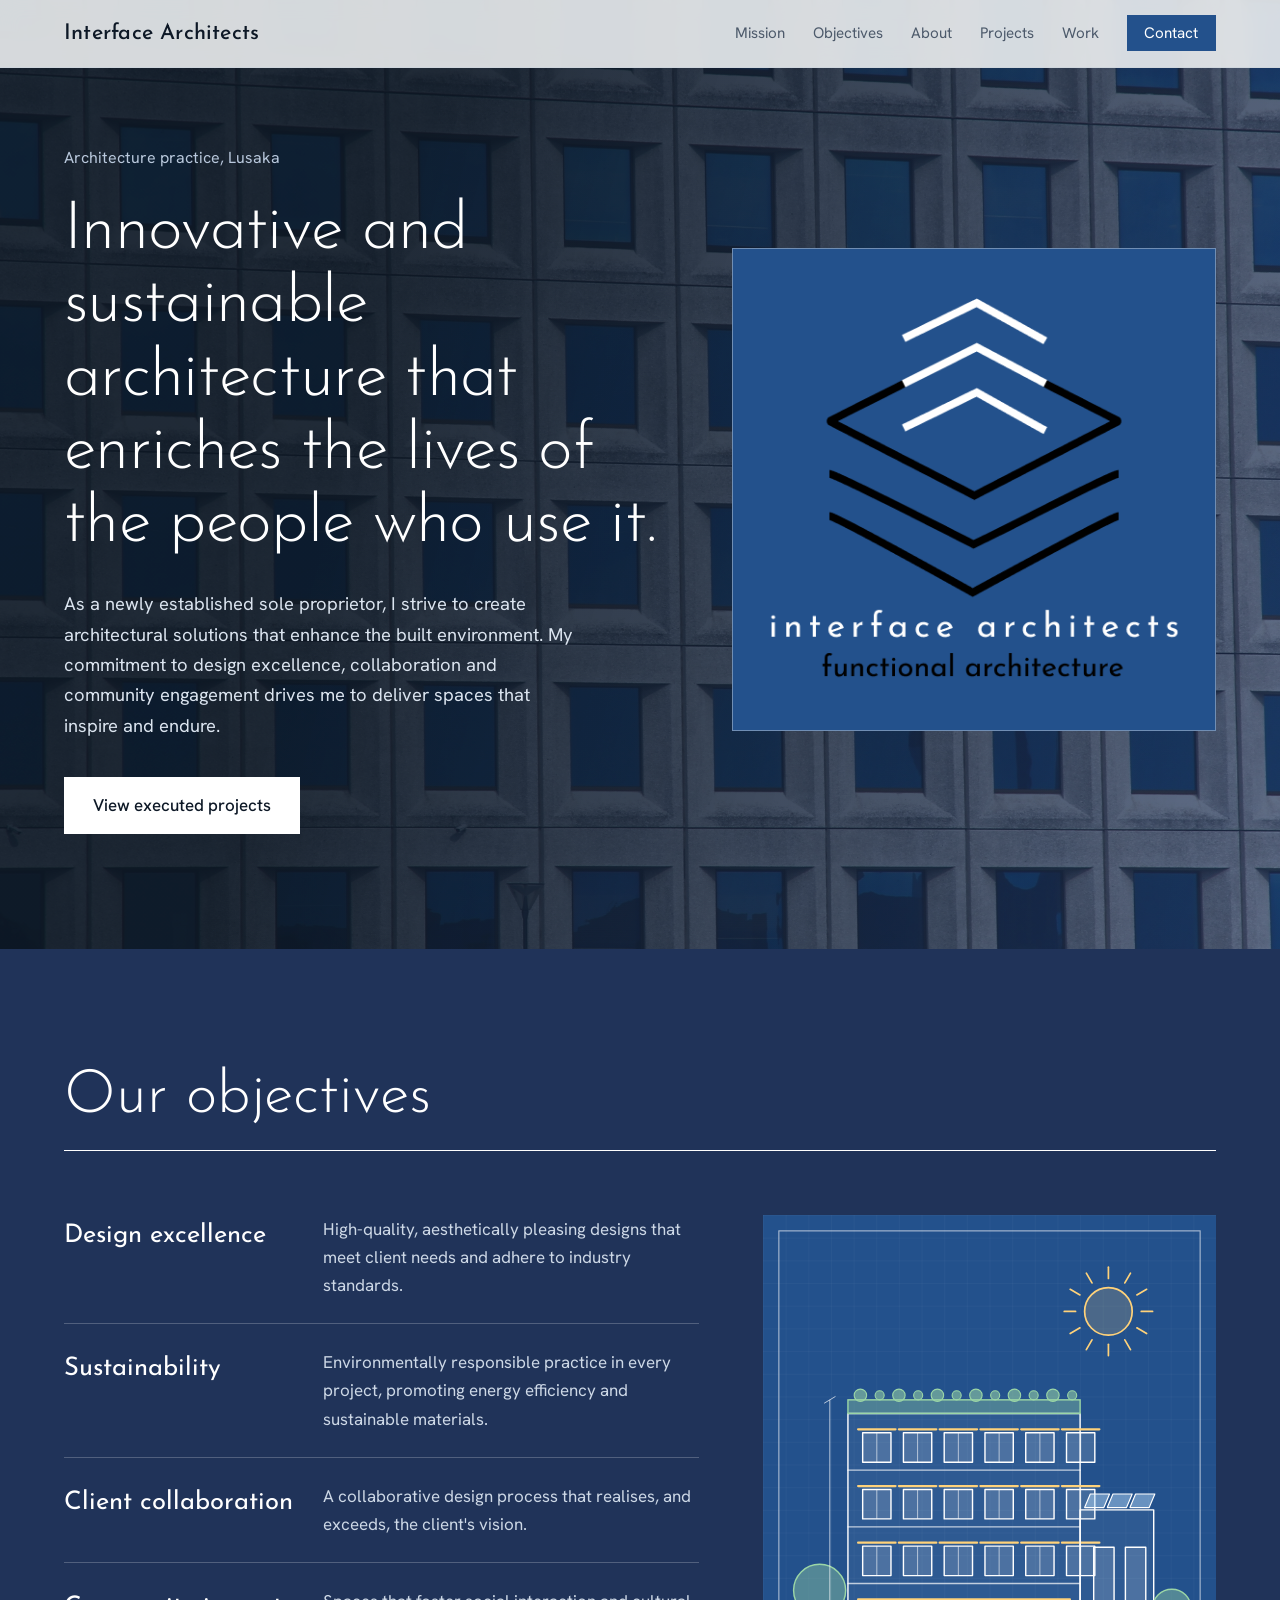
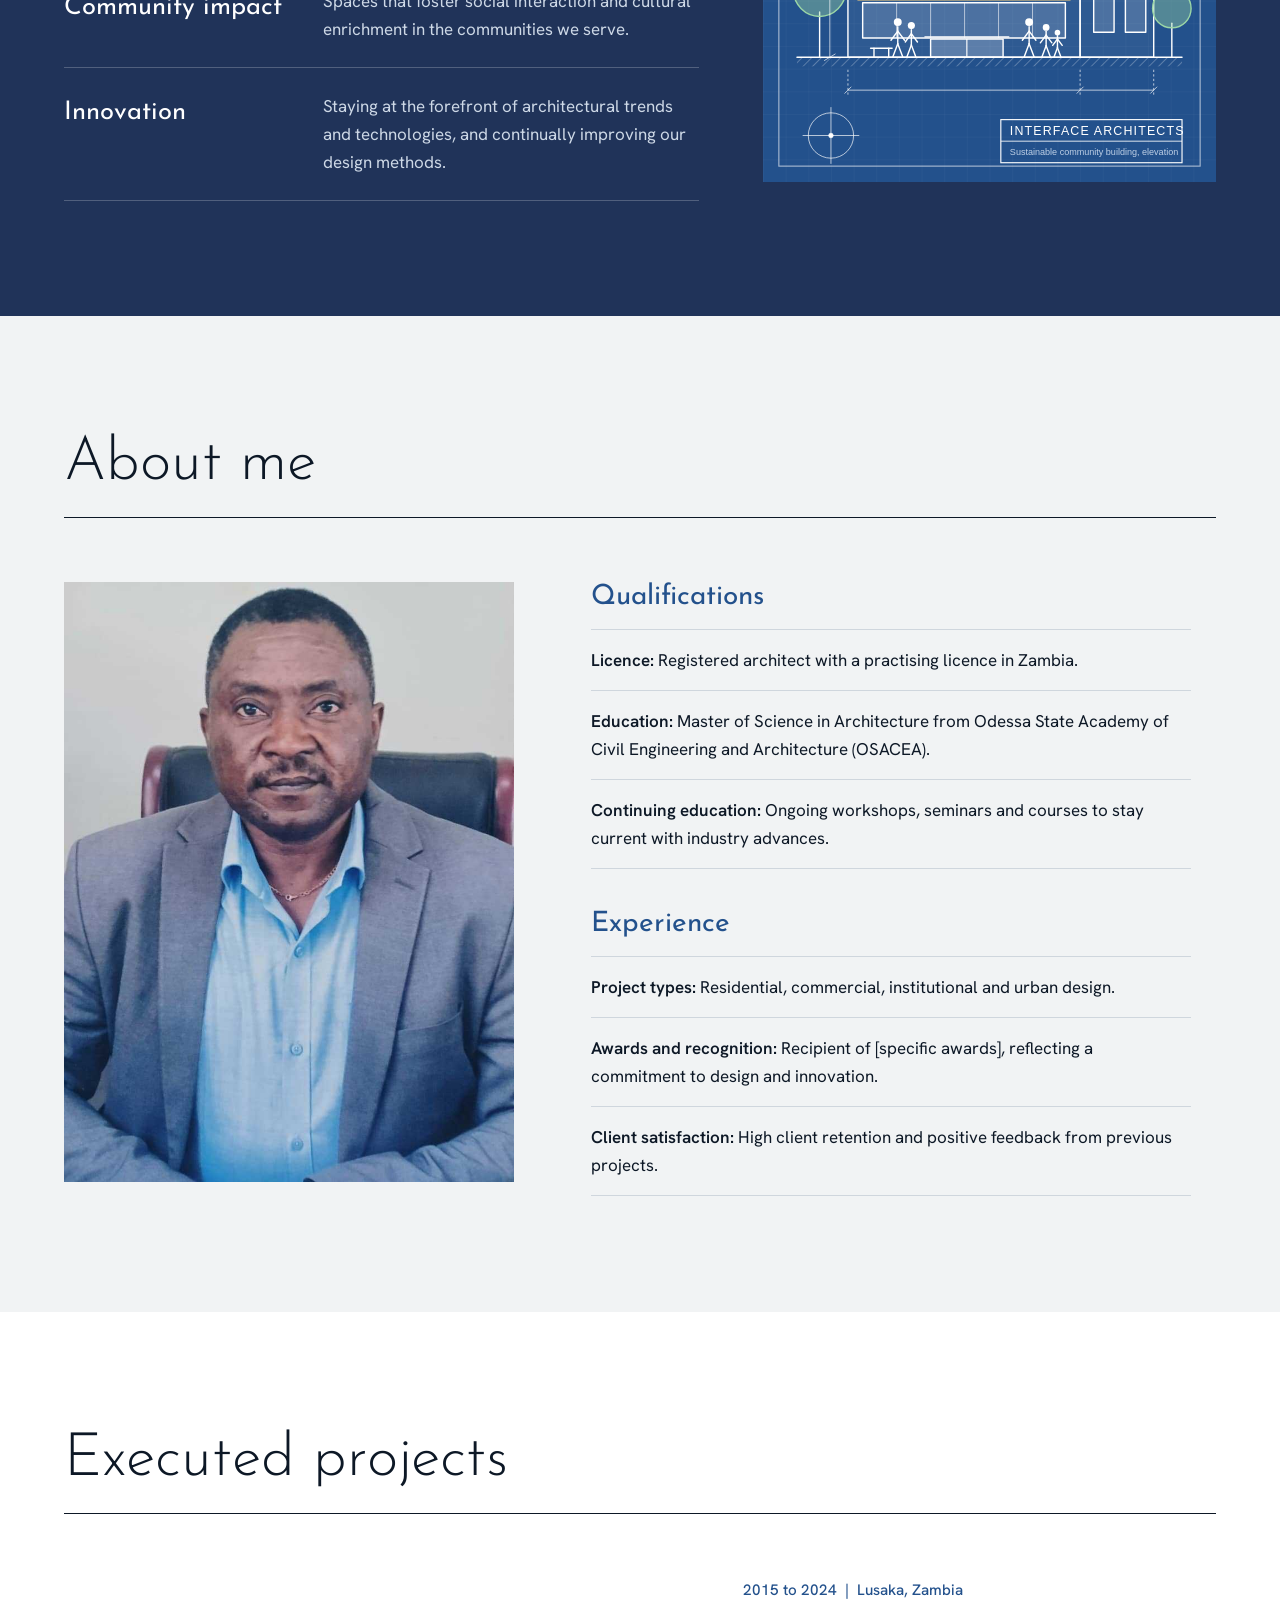
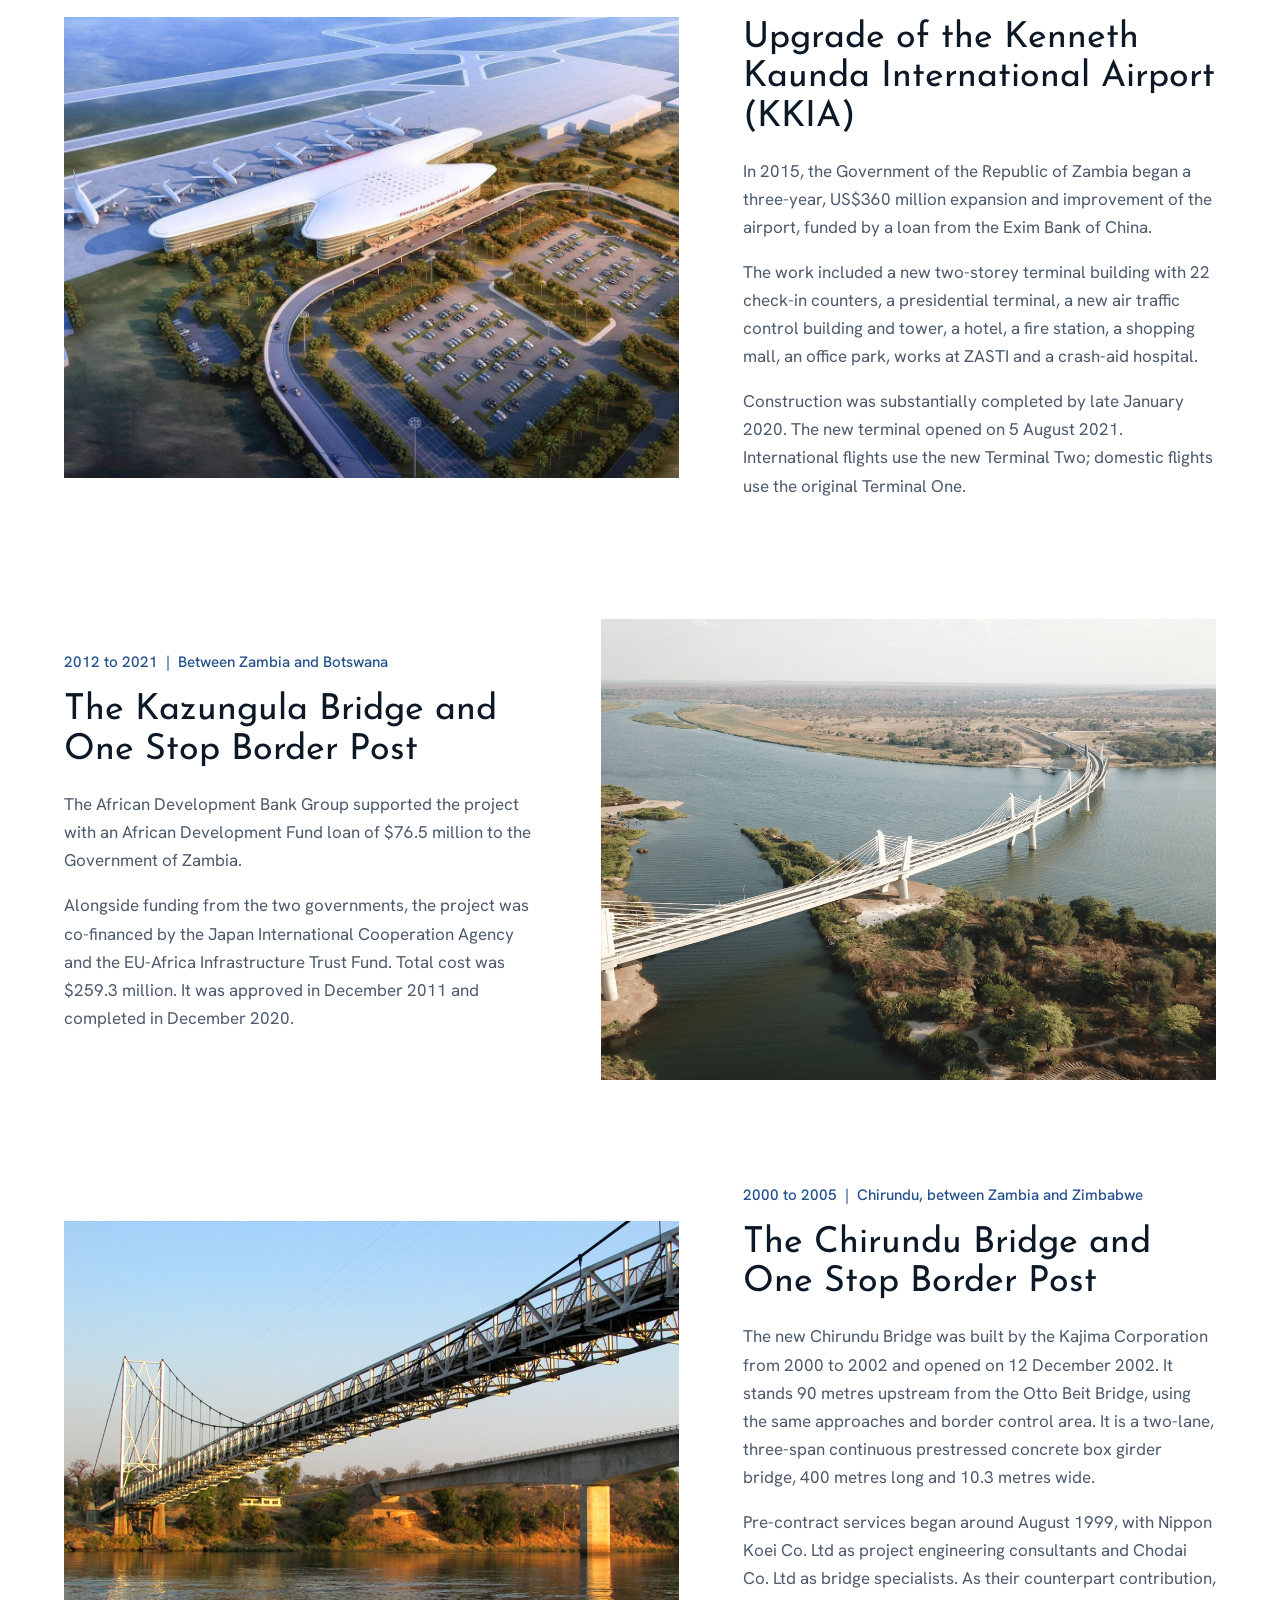
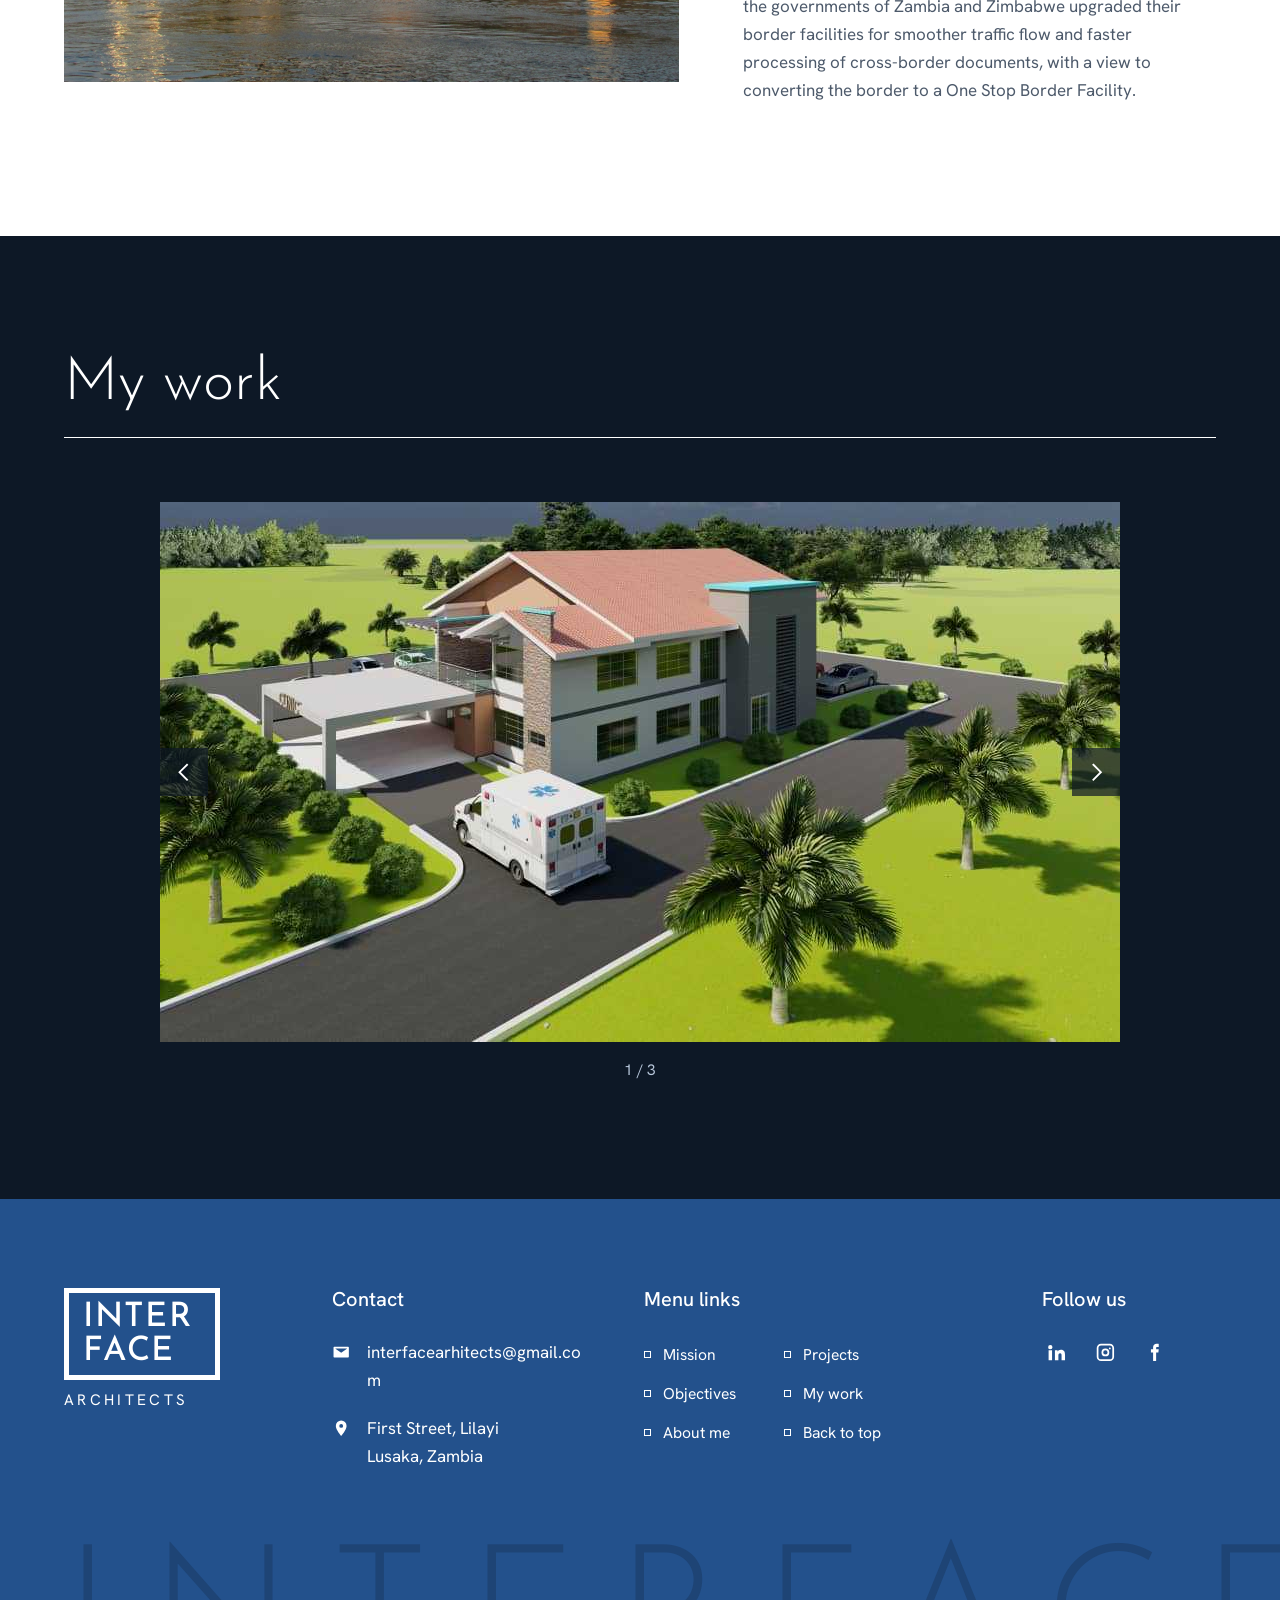
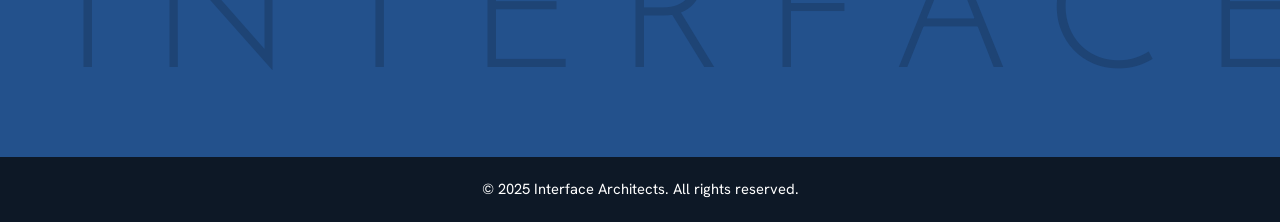
<file: Interface_Architects.html>
<!DOCTYPE html>
<html lang="en">
<head>
    <meta charset="utf-8">
    <meta name="viewport" content="width=device-width, initial-scale=1">
    <title>Interface Architects | Architect, Lusaka, Zambia</title>
    <meta name="description" content="Interface Architects is the practice of a registered architect in Lusaka, Zambia, designing residential, commercial, institutional and urban projects.">
    <link rel="preconnect" href="https://fonts.googleapis.com">
    <link rel="preconnect" href="https://fonts.gstatic.com" crossorigin>
    <link rel="stylesheet" href="https://fonts.googleapis.com/css2?family=Hanken+Grotesk:wght@300;400;500;600&display=swap">
    <link rel="stylesheet" href="./Style.css">
</head>
<body>

    <!-- Header -->
    <header class="site-header">
        <a class="brand" href="#top">Interface Architects</a>
        <nav aria-label="Main">
            <ul class="nav-list">
                <li><a href="#mission">Mission</a></li>
                <li><a href="#objectives">Objectives</a></li>
                <li><a href="#about">About</a></li>
                <li><a href="#projects">Projects</a></li>
                <li><a href="#work">Work</a></li>
                <li><a href="#contact" class="nav-cta">Contact</a></li>
            </ul>
        </nav>
    </header>

    <main id="top">

        <!-- Mission -->
        <section id="mission" class="hero">
            <div class="hero-text">
                <p class="hero-kicker">Architecture practice, Lusaka</p>
                <h1>Innovative and sustainable architecture that enriches the lives of the people who use it.</h1>
                <p class="hero-body">As a newly established sole proprietor, I strive to create architectural solutions that enhance the built environment. My commitment to design excellence, collaboration and community engagement drives me to deliver spaces that inspire and endure.</p>
                <a class="button" href="#projects">View executed projects</a>
            </div>
            <div class="hero-image">
                <img src="InAr.png" alt="Interface Architects emblem">
            </div>
        </section>

        <!-- Objectives -->
        <section id="objectives" class="objectives">
            <div class="section-head">
                <h2>Our objectives</h2>
            </div>
            <div class="objectives-grid">
                <dl class="objective-list">
                    <div class="objective">
                        <dt>Design excellence</dt>
                        <dd>High-quality, aesthetically pleasing designs that meet client needs and adhere to industry standards.</dd>
                    </div>
                    <div class="objective">
                        <dt>Sustainability</dt>
                        <dd>Environmentally responsible practice in every project, promoting energy efficiency and sustainable materials.</dd>
                    </div>
                    <div class="objective">
                        <dt>Client collaboration</dt>
                        <dd>A collaborative design process that realises, and exceeds, the client's vision.</dd>
                    </div>
                    <div class="objective">
                        <dt>Community impact</dt>
                        <dd>Spaces that foster social interaction and cultural enrichment in the communities we serve.</dd>
                    </div>
                    <div class="objective">
                        <dt>Innovation</dt>
                        <dd>Staying at the forefront of architectural trends and technologies, and continually improving our design methods.</dd>
                    </div>
                </dl>
                <figure class="objectives-figure">
                    <img src="Objectives.svg" alt="Architectural elevation of a sustainable building with a green roof, solar panels, sun shading and a public plaza" loading="lazy">
                </figure>
            </div>
        </section>

        <!-- About -->
        <section id="about" class="about">
            <div class="section-head">
                <h2>About me</h2>
            </div>
            <div class="about-grid">
                <figure class="about-figure">
                    <img src="Me.jpg" alt="Portrait of the architect" loading="lazy">
                </figure>
                <div class="about-text">
                    <h3>Qualifications</h3>
                    <ul>
                        <li><b>Licence:</b> Registered architect with a practising licence in Zambia.</li>
                        <li><b>Education:</b> Master of Science in Architecture from Odessa State Academy of Civil Engineering and Architecture (OSACEA).</li>
                        <li><b>Continuing education:</b> Ongoing workshops, seminars and courses to stay current with industry advances.</li>
                    </ul>
                    <h3>Experience</h3>
                    <ul>
                        <li><b>Project types:</b> Residential, commercial, institutional and urban design.</li>
                        <li><b>Awards and recognition:</b> Recipient of [specific awards], reflecting a commitment to design and innovation.</li>
                        <li><b>Client satisfaction:</b> High client retention and positive feedback from previous projects.</li>
                    </ul>
                </div>
            </div>
        </section>

        <!-- Projects -->
        <section id="projects" class="projects">
            <div class="section-head">
                <h2>Executed projects</h2>
            </div>

            <article class="project">
                <figure class="project-image">
                    <img src="KKIA.jpg" alt="Kenneth Kaunda International Airport, Lusaka" loading="lazy">
                </figure>
                <div class="project-text">
                    <p class="project-meta">2015 to 2024 &nbsp;|&nbsp; Lusaka, Zambia</p>
                    <h3>Upgrade of the Kenneth Kaunda International Airport (KKIA)</h3>
                    <p>In 2015, the Government of the Republic of Zambia began a three-year, US$360 million expansion and improvement of the airport, funded by a loan from the Exim Bank of China.</p>
                    <p>The work included a new two-storey terminal building with 22 check-in counters, a presidential terminal, a new air traffic control building and tower, a hotel, a fire station, a shopping mall, an office park, works at ZASTI and a crash-aid hospital.</p>
                    <p>Construction was substantially completed by late January 2020. The new terminal opened on 5 August 2021. International flights use the new Terminal Two; domestic flights use the original Terminal One.</p>
                </div>
            </article>

            <article class="project project-reverse">
                <figure class="project-image">
                    <img src="Kazungula bridge.png" alt="Kazungula Bridge" loading="lazy">
                </figure>
                <div class="project-text">
                    <p class="project-meta">2012 to 2021 &nbsp;|&nbsp; Between Zambia and Botswana</p>
                    <h3>The Kazungula Bridge and One Stop Border Post</h3>
                    <p>The African Development Bank Group supported the project with an African Development Fund loan of $76.5 million to the Government of Zambia.</p>
                    <p>Alongside funding from the two governments, the project was co-financed by the Japan International Cooperation Agency and the EU-Africa Infrastructure Trust Fund. Total cost was $259.3 million. It was approved in December 2011 and completed in December 2020.</p>
                </div>
            </article>

            <article class="project">
                <figure class="project-image">
                    <img src="Chirundu Bridge.jpg" alt="Chirundu Bridge" loading="lazy">
                </figure>
                <div class="project-text">
                    <p class="project-meta">2000 to 2005 &nbsp;|&nbsp; Chirundu, between Zambia and Zimbabwe</p>
                    <h3>The Chirundu Bridge and One Stop Border Post</h3>
                    <p>The new Chirundu Bridge was built by the Kajima Corporation from 2000 to 2002 and opened on 12 December 2002. It stands 90 metres upstream from the Otto Beit Bridge, using the same approaches and border control area. It is a two-lane, three-span continuous prestressed concrete box girder bridge, 400 metres long and 10.3 metres wide.</p>
                    <p>Pre-contract services began around August 1999, with Nippon Koei Co. Ltd as project engineering consultants and Chodai Co. Ltd as bridge specialists. As their counterpart contribution, the governments of Zambia and Zimbabwe upgraded their border facilities for smoother traffic flow and faster processing of cross-border documents, with a view to converting the border to a One Stop Border Facility.</p>
                </div>
            </article>
        </section>

        <!-- Work -->
        <section id="work" class="work">
            <div class="section-head">
                <h2>My work</h2>
            </div>
            <div class="carousel" role="region" aria-roledescription="carousel" aria-label="My work">
                <div class="carousel-frame">
                    <div class="carousel-track" id="carouselTrack">
                        <figure class="slide" aria-label="1 of 3"><img src="1.jpg" alt="Project image 1"></figure>
                        <figure class="slide" aria-label="2 of 3"><img src="2.jpg" alt="Project image 2" loading="lazy"></figure>
                        <figure class="slide" aria-label="3 of 3"><img src="3.jpg" alt="Project image 3" loading="lazy"></figure>
                    </div>
                    <button class="carousel-btn prev" type="button" aria-label="Previous image">
                        <svg viewBox="0 0 24 24" aria-hidden="true"><path d="M15 4l-8 8 8 8" /></svg>
                    </button>
                    <button class="carousel-btn next" type="button" aria-label="Next image">
                        <svg viewBox="0 0 24 24" aria-hidden="true"><path d="M9 4l8 8-8 8" /></svg>
                    </button>
                </div>
                <p class="carousel-count" aria-live="polite"><span id="carouselCurrent">1</span> / 3</p>
            </div>
        </section>
    </main>

    <!-- Footer -->
    <footer id="contact" class="site-footer">
        <div class="footer-main">

            <div class="footer-col footer-brand">
                <div class="logo-mark" aria-label="Interface Architects">
                    <span class="logo-box">INTER<br>FACE</span>
                    <span class="logo-sub">Architects</span>
                </div>
            </div>

            <div class="footer-col">
                <h2>Contact</h2>
                <ul class="contact-list">
                    <li>
                        <svg viewBox="0 0 24 24" aria-hidden="true"><path d="M3 5h18a1 1 0 011 1v12a1 1 0 01-1 1H3a1 1 0 01-1-1V6a1 1 0 011-1zm1.5 2.2v.3L12 12.7l7.5-5.2v-.3h-15z"/></svg>
                        <a href="mailto:interfacearhitects@gmail.com">interfacearhitects@gmail.com</a>
                    </li>
                    <li>
                        <svg viewBox="0 0 24 24" aria-hidden="true"><path d="M12 2a7 7 0 00-7 7c0 5 7 13 7 13s7-8 7-13a7 7 0 00-7-7zm0 9.5A2.5 2.5 0 1112 6.5a2.5 2.5 0 010 5z"/></svg>
                        <address>First Street, Lilayi<br>Lusaka, Zambia</address>
                    </li>
                </ul>
            </div>

            <div class="footer-col">
                <h2>Menu links</h2>
                <ul class="menu-links">
                    <li><a href="#mission">Mission</a></li>
                    <li><a href="#objectives">Objectives</a></li>
                    <li><a href="#about">About me</a></li>
                    <li><a href="#projects">Projects</a></li>
                    <li><a href="#work">My work</a></li>
                    <li><a href="#top">Back to top</a></li>
                </ul>
            </div>

            <div class="footer-col">
                <h2>Follow us</h2>
                <ul class="social">
                    <li><a href="#" aria-label="LinkedIn"><svg viewBox="0 0 24 24"><path d="M4.98 3.5a2.5 2.5 0 11-.02 5 2.5 2.5 0 01.02-5zM3 9.5h4V21H3V9.5zm6.5 0h3.8v1.6h.06c.53-1 1.84-2.06 3.8-2.06 4.06 0 4.8 2.67 4.8 6.14V21h-4v-5.1c0-1.22-.02-2.78-1.7-2.78-1.7 0-1.96 1.32-1.96 2.69V21h-4V9.5z"/></svg></a></li>
                    <li><a href="#" aria-label="Instagram"><svg viewBox="0 0 24 24"><path d="M7 2h10a5 5 0 015 5v10a5 5 0 01-5 5H7a5 5 0 01-5-5V7a5 5 0 015-5zm0 2a3 3 0 00-3 3v10a3 3 0 003 3h10a3 3 0 003-3V7a3 3 0 00-3-3H7zm5 3.5a4.5 4.5 0 110 9 4.5 4.5 0 010-9zm0 2a2.5 2.5 0 100 5 2.5 2.5 0 000-5zm5.1-3.2a1.1 1.1 0 110 2.2 1.1 1.1 0 010-2.2z"/></svg></a></li>
                    <li><a href="#" aria-label="Facebook"><svg viewBox="0 0 24 24"><path d="M14 8.5V6.9c0-.8.2-1.2 1.3-1.2H17V2.2C16.7 2.1 15.7 2 14.6 2 12.2 2 10.5 3.5 10.5 6.2v2.3H8V12h2.5v10H14V12h2.6l.4-3.5H14z"/></svg></a></li>
                </ul>
            </div>
        </div>

        <p class="footer-watermark" aria-hidden="true">INTERFACE</p>

        <div class="footer-bar">
            <p>&copy; 2025 Interface Architects. All rights reserved.</p>
        </div>
    </footer>

    <script>
        (function () {
            var track = document.getElementById('carouselTrack');
            var current = document.getElementById('carouselCurrent');
            var prev = document.querySelector('.carousel-btn.prev');
            var next = document.querySelector('.carousel-btn.next');
            if (!track) return;
            var slides = track.children.length;

            function index() { return Math.round(track.scrollLeft / track.clientWidth); }
            function go(i) {
                i = (i + slides) % slides;
                track.scrollTo({ left: i * track.clientWidth, behavior: 'smooth' });
            }
            prev.addEventListener('click', function () { go(index() - 1); });
            next.addEventListener('click', function () { go(index() + 1); });
            track.addEventListener('scroll', function () { current.textContent = index() + 1; });
            track.addEventListener('keydown', function (e) {
                if (e.key === 'ArrowLeft') go(index() - 1);
                if (e.key === 'ArrowRight') go(index() + 1);
            });
        })();
    </script>
</body>
</html>
</file>
<file: Style.css>
/* ---------- Tokens ---------- */
@font-face {
    font-family: "JosefinSans";
    src: url(JosefinSans-VariableFont_wght.ttf);
    font-weight: 100 700;
    font-display: swap;
}

:root {
    --paper: #f1f3f4;      /* cool concrete white */
    --white: #ffffff;
    --ink: #0d1826;        /* deep navy, replaces black */
    --muted: #4d5a6b;
    --blueprint: #23518c;  /* brand blue */
    --navy: #203359;
    --line: #cfd6dd;

    --display: "JosefinSans", "Josefin Sans", "Century Gothic", sans-serif;
    --text: "Hanken Grotesk", "Helvetica Neue", Arial, sans-serif;

    --gutter: clamp(1.25rem, 5vw, 4.5rem);
    --header-h: 4.25rem;
}

*, *::before, *::after { box-sizing: border-box; }

html {
    scroll-behavior: smooth;
    scroll-padding-top: var(--header-h);
    background: var(--paper);
}

body {
    margin: 0;
    font-family: var(--text);
    font-size: 1.0625rem;
    line-height: 1.65;
    color: var(--ink);
    background: var(--paper);
    -webkit-font-smoothing: antialiased;
}

img { display: block; max-width: 100%; height: auto; }
figure { margin: 0; }
h1, h2, h3 { font-family: var(--display); font-weight: 300; line-height: 1.1; margin: 0; }
p { margin: 0 0 1em; }
a { color: inherit; }

:focus-visible {
    outline: 2px solid var(--blueprint);
    outline-offset: 3px;
}

/* ---------- Header ---------- */
.site-header {
    position: fixed;
    inset: 0 0 auto 0;
    z-index: 10;
    height: var(--header-h);
    padding: 0 var(--gutter);
    display: flex;
    align-items: center;
    justify-content: space-between;
    gap: 1.5rem;
    background: rgba(241, 243, 244, 0.88);
    backdrop-filter: blur(10px);
    -webkit-backdrop-filter: blur(10px);
    border-bottom: 1px solid var(--line);
}

.brand {
    font-family: var(--display);
    font-size: 1.35rem;
    font-weight: 500;
    letter-spacing: 0.01em;
    text-decoration: none;
    white-space: nowrap;
}

.nav-list {
    display: flex;
    align-items: center;
    gap: 1.75rem;
    margin: 0;
    padding: 0;
    list-style: none;
    font-size: 0.95rem;
}

.nav-list a {
    text-decoration: none;
    color: var(--muted);
    padding: 0.25rem 0;
    border-bottom: 1px solid transparent;
    transition: color 0.2s, border-color 0.2s;
}
.nav-list a:hover { color: var(--ink); border-color: var(--ink); }

.nav-list .nav-cta {
    color: var(--white);
    background: var(--blueprint);
    padding: 0.5rem 1.1rem;
    border: 0;
    transition: background 0.2s;
}
.nav-list .nav-cta:hover { background: var(--navy); color: var(--white); }

/* ---------- Section scaffolding ---------- */
section { padding: clamp(4rem, 9vw, 8rem) var(--gutter); }

.section-head {
    display: flex;
    align-items: baseline;
    gap: 2rem;
    padding-bottom: 1.25rem;
    margin-bottom: clamp(2rem, 5vw, 4rem);
    border-bottom: 1px solid currentColor;
}
.section-head h2 {
    font-size: clamp(2.25rem, 5vw, 3.75rem);
}

/* ---------- Hero / Mission ---------- */
.hero {
    position: relative;
    min-height: 100svh;
    padding-top: calc(var(--header-h) + clamp(2.5rem, 6vw, 5rem));
    display: grid;
    grid-template-columns: minmax(0, 1.25fr) minmax(0, 1fr);
    gap: clamp(2rem, 5vw, 5rem);
    align-items: center;
    color: var(--white);
    background:
        linear-gradient(105deg, rgba(13, 24, 38, 0.92) 30%, rgba(32, 51, 89, 0.7) 100%),
        url(sabrina-wendl-tOWnqkX27l0-unsplash.jpg) center / cover no-repeat,
        var(--navy);
}

.hero-kicker {
    font-size: 1rem;
    color: #b9c8dc;
    margin-bottom: 1.5rem;
}

.hero h1 {
    font-size: clamp(2.25rem, 5.2vw, 4.5rem);
    font-weight: 300;
    letter-spacing: -0.01em;
    max-width: 18ch;
    margin-bottom: 1.75rem;
}

.hero-body {
    max-width: 52ch;
    font-size: 1.15rem;
    color: #dbe4ef;
    margin-bottom: 2.25rem;
}

.button {
    display: inline-block;
    padding: 0.9rem 1.8rem;
    background: var(--white);
    color: var(--ink);
    text-decoration: none;
    font-weight: 500;
    transition: background 0.2s, color 0.2s;
}
.button:hover { background: var(--blueprint); color: var(--white); }

.hero-image img {
    width: 100%;
    max-width: 34rem;
    margin-left: auto;
    aspect-ratio: 1;
    object-fit: cover;
    background: var(--blueprint);
    border: 1px solid rgba(255, 255, 255, 0.35);
}

/* The one orchestrated moment: the hero settles in on load */
@media (prefers-reduced-motion: no-preference) {
    .hero-text, .hero-image { animation: settle 0.9s cubic-bezier(.2, .7, .2, 1) both; }
    .hero-image { animation-delay: 0.15s; }
    @keyframes settle {
        from { opacity: 0; transform: translateY(18px); }
        to   { opacity: 1; transform: none; }
    }
}

/* ---------- Objectives ---------- */
.objectives {
    background: var(--navy);
    color: var(--white);
}

.objectives-grid {
    display: grid;
    grid-template-columns: minmax(0, 1.4fr) minmax(0, 1fr);
    gap: clamp(2rem, 5vw, 5rem);
    align-items: start;
}

.objective-list { margin: 0; }

.objective {
    display: grid;
    grid-template-columns: minmax(0, 1fr) minmax(0, 1.6fr);
    gap: 1.5rem;
    padding: 1.5rem 0;
    border-bottom: 1px solid rgba(255, 255, 255, 0.22);
}
.objective:first-child { padding-top: 0; }

.objective dt {
    font-family: var(--display);
    font-size: 1.6rem;
    font-weight: 400;
}
.objective dd {
    margin: 0;
    color: #cdd8e6;
    max-width: 48ch;
}

.objectives-figure img {
    width: 100%;
    aspect-ratio: 4 / 5;
    object-fit: contain;
}

/* ---------- About ---------- */
.about-grid {
    display: grid;
    grid-template-columns: auto minmax(0, 1fr);
    gap: clamp(2rem, 6vw, 6rem);
    align-items: start;
}

/* Portrait keeps its original size: 600px tall, natural proportions */
.about-figure img {
    height: 600px;
    width: auto;
    max-width: 100%;
}

.about-text h3 {
    font-size: 1.75rem;
    font-weight: 400;
    margin: 0 0 1rem;
    color: var(--blueprint);
}
.about-text h3:not(:first-child) { margin-top: 2.5rem; }

.about-text ul {
    list-style: none;
    margin: 0;
    padding: 0;
    max-width: 60ch;
}
.about-text li {
    padding: 1rem 0;
    border-top: 1px solid var(--line);
}
.about-text li:last-child { border-bottom: 1px solid var(--line); }
.about-text li b { font-weight: 600; }

/* ---------- Projects ---------- */
.projects { background: var(--white); }

.project {
    display: grid;
    grid-template-columns: minmax(0, 1.3fr) minmax(0, 1fr);
    gap: clamp(2rem, 5vw, 5rem);
    align-items: center;
}
.project + .project { margin-top: clamp(3.5rem, 8vw, 7rem); }

.project-reverse { grid-template-columns: minmax(0, 1fr) minmax(0, 1.3fr); }
.project-reverse .project-image { order: 2; }

.project-image img {
    width: 100%;
    aspect-ratio: 4 / 3;
    object-fit: cover;
    background: var(--blueprint);
}

.project-meta {
    font-size: 0.95rem;
    color: var(--blueprint);
    font-weight: 500;
    margin-bottom: 1rem;
}

.project-text h3 {
    font-size: clamp(1.6rem, 2.8vw, 2.4rem);
    font-weight: 400;
    margin-bottom: 1.25rem;
    max-width: 22ch;
}
.project-text p:not(.project-meta) {
    color: var(--muted);
    max-width: 62ch;
}

/* ---------- Work carousel ---------- */
.work { background: var(--ink); color: var(--white); }

.carousel {
    max-width: 960px;
    margin: 0 auto;
}

/* Each slide is 960 x 540 (16:9); it scales down proportionally on smaller screens */
.carousel-frame {
    position: relative;
    width: 100%;
    max-width: 960px;
    aspect-ratio: 16 / 9;
    background: var(--navy);
}

.carousel-track {
    display: flex;
    width: 100%;
    height: 100%;
    overflow-x: auto;
    scroll-snap-type: x mandatory;
    scrollbar-width: none;
}
.carousel-track::-webkit-scrollbar { display: none; }

.slide {
    flex: 0 0 100%;
    width: 100%;
    height: 100%;
    scroll-snap-align: start;
}
.slide img {
    width: 100%;
    height: 100%;
    object-fit: contain; /* shows the whole drawing or photo, nothing cropped */
}

.carousel-btn {
    position: absolute;
    top: 50%;
    transform: translateY(-50%);
    width: 3rem;
    height: 3rem;
    display: grid;
    place-items: center;
    padding: 0;
    border: 0;
    background: rgba(13, 24, 38, 0.7);
    color: var(--white);
    cursor: pointer;
    transition: background 0.2s;
}
.carousel-btn:hover { background: var(--blueprint); }
.carousel-btn svg {
    width: 1.4rem;
    height: 1.4rem;
    fill: none;
    stroke: currentColor;
    stroke-width: 2;
    stroke-linecap: square;
}
.carousel-btn.prev { left: 0; }
.carousel-btn.next { right: 0; }

.carousel-count {
    margin: 1rem 0 0;
    text-align: center;
    font-size: 0.95rem;
    color: #b9c8dc;
}

/* ---------- Footer ---------- */
.site-footer {
    position: relative;
    overflow: hidden;
    background: var(--blueprint);
    color: var(--white);
    padding: clamp(3.5rem, 7vw, 6rem) 0 0;
}

.footer-main {
    display: grid;
    grid-template-columns: 1fr 1.2fr 1.6fr 0.8fr;
    gap: clamp(2rem, 4vw, 4rem);
    padding: 0 var(--gutter);
    position: relative;
    z-index: 1;
}

.footer-col h2 {
    font-family: var(--text);
    font-size: 1.25rem;
    font-weight: 500;
    margin-bottom: 1.75rem;
}

/* Logo mark: built in CSS so no extra image is needed */
.logo-mark { display: inline-block; }
.logo-box {
    display: block;
    border: 5px solid var(--white);
    padding: 0.5rem 1.4rem 0.4rem 0.9rem;
    font-family: var(--display);
    font-size: 2.1rem;
    font-weight: 500;
    line-height: 1;
    letter-spacing: 0.04em;
}
.logo-sub {
    display: block;
    margin-top: 0.5rem;
    font-size: 0.95rem;
    letter-spacing: 0.22em;
    text-transform: uppercase;
}

.contact-list, .menu-links, .social { list-style: none; margin: 0; padding: 0; }

.contact-list li {
    display: flex;
    gap: 1rem;
    align-items: flex-start;
    margin-bottom: 1.25rem;
}
.contact-list svg { flex: none; width: 1.15rem; height: 1.15rem; margin-top: 0.3rem; fill: var(--white); }
.contact-list a { text-decoration: none; overflow-wrap: anywhere; }
.contact-list a:hover { text-decoration: underline; }
address { font-style: normal; }

.menu-links {
    display: grid;
    grid-template-columns: repeat(2, auto);
    grid-auto-flow: column;
    grid-template-rows: repeat(3, auto);
    justify-content: start;
    gap: 0.6rem 3rem;
}
.menu-links a {
    display: inline-flex;
    align-items: center;
    gap: 0.75rem;
    text-decoration: none;
    font-size: 0.98rem;
}
.menu-links a::before {
    content: "";
    width: 0.45rem;
    height: 0.45rem;
    border: 1px solid var(--white);
    flex: none;
}
.menu-links a:hover { text-decoration: underline; }

.social { display: flex; gap: 1.25rem; }
.social a { display: block; padding: 0.25rem; }
.social svg { width: 1.3rem; height: 1.3rem; fill: var(--white); transition: opacity 0.2s; }
.social a:hover svg { opacity: 0.65; }

/* Large, wide-tracked watermark word */
.footer-watermark {
    margin: clamp(1rem, 3vw, 3rem) 0 0;
    padding: 0 var(--gutter);
    text-align: center;
    white-space: nowrap;
    font-family: var(--display);
    font-weight: 300;
    font-size: clamp(3rem, 13.5vw, 14rem);
    line-height: 1.1;
    letter-spacing: 0.22em;
    margin-right: -0.22em; /* offsets trailing letter-spacing so it centres */
    color: rgba(13, 24, 38, 0.22);
    user-select: none;
}

.footer-bar {
    background: var(--ink);
    padding: 1.25rem var(--gutter);
    text-align: center;
    font-size: 0.92rem;
    margin-top: clamp(1rem, 3vw, 2.5rem);
}
.footer-bar p { margin: 0; }

/* ---------- Tablet / mobile ---------- */
@media (max-width: 960px) {
    .hero,
    .objectives-grid,
    .about-grid,
    .project,
    .project-reverse { grid-template-columns: 1fr; }

    .hero { min-height: auto; padding-bottom: 4rem; }
    .hero-image img { max-width: 22rem; margin-left: 0; }

    .project-reverse .project-image { order: 0; }
    .objectives-figure img { max-width: 26rem; }


    .footer-main { grid-template-columns: 1fr 1fr; }
    .footer-brand { grid-column: 1 / -1; }
}

@media (max-width: 720px) {
    :root { --header-h: 3.75rem; }

    .site-header { gap: 1rem; }
    .brand { font-size: 1.1rem; }

    /* Nav becomes a horizontally scrolling strip under the brand name */
    .site-header { flex-wrap: nowrap; }
    nav { overflow-x: auto; min-width: 0; scrollbar-width: none; }
    nav::-webkit-scrollbar { display: none; }
    .nav-list { gap: 1.1rem; font-size: 0.88rem; white-space: nowrap; }
    .nav-list .nav-cta { padding: 0.4rem 0.8rem; }

    .objective { grid-template-columns: 1fr; gap: 0.5rem; }

    .about-figure img { height: auto; max-width: 100%; }
}

@media (max-width: 520px) {
    .brand { display: none; }
    .footer-main { grid-template-columns: 1fr; }
    .footer-watermark { letter-spacing: 0.12em; margin-right: -0.12em; }
}
</file>
